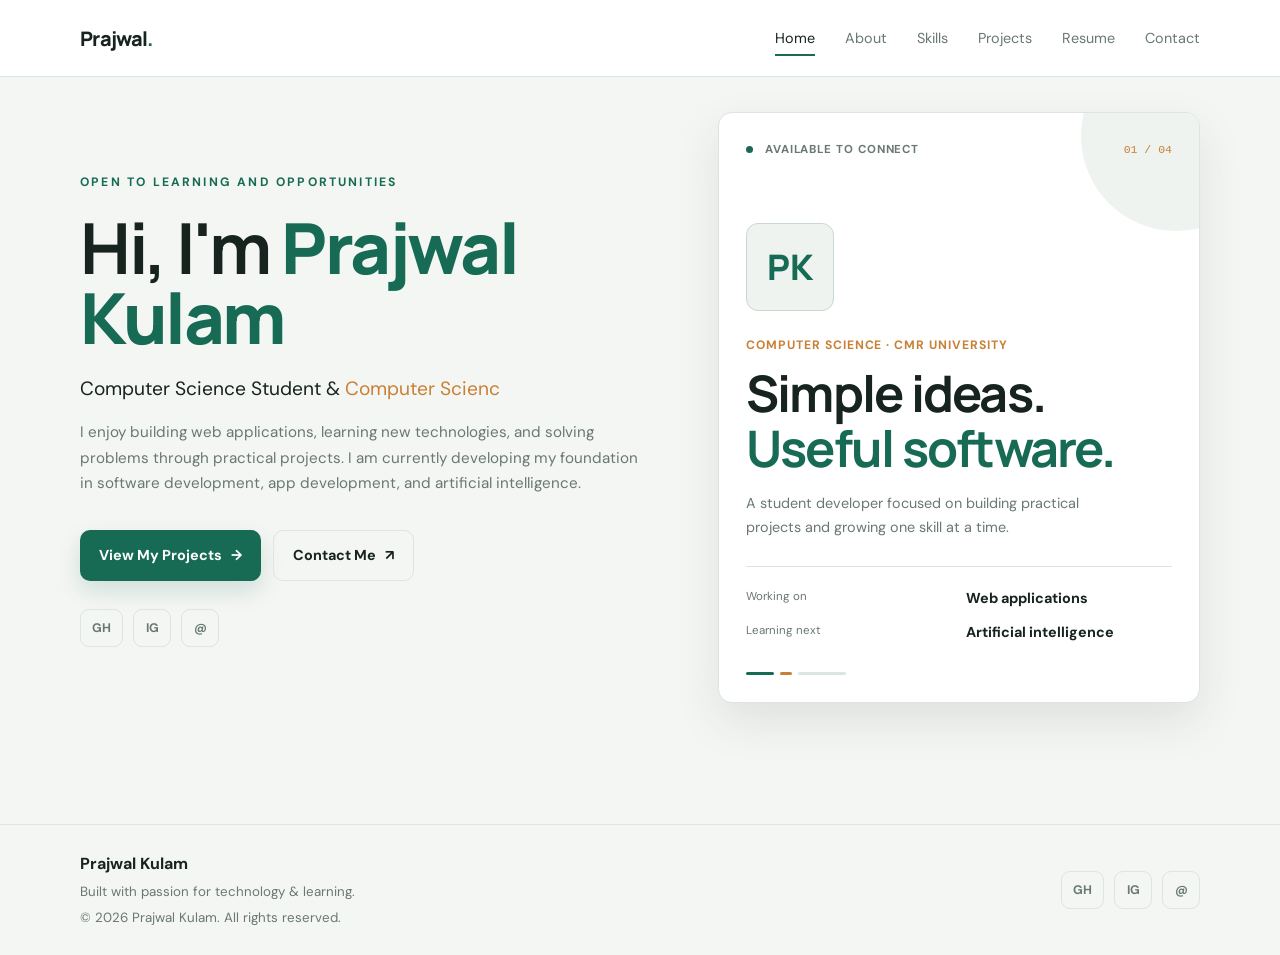
<file: index.html>
<!DOCTYPE html>
<html lang="en">
<head>
  <meta charset="UTF-8">
  <meta name="viewport" content="width=device-width, initial-scale=1.0">
  <meta name="description" content="Prajwal Kulam is a Computer Science student and aspiring software developer building practical web and technology projects.">
  <meta property="og:title" content="Prajwal Kulam | Software Developer Portfolio">
  <meta property="og:description" content="Portfolio of Prajwal Kulam, a Computer Science student and aspiring software developer.">
  <meta property="og:type" content="website">
  <meta property="og:url" content="https://github.com/PrajwalKulam">
  <title>Prajwal Kulam | Software Developer Portfolio</title>
  <link rel="stylesheet" href="styles.css">
</head>
<body>
  <header class="site-header">
    <nav class="container nav" aria-label="Primary navigation">
      <a class="logo" href="index.html">Prajwal<span>.</span></a>
      <button class="menu-toggle" type="button" data-menu-toggle aria-expanded="false" aria-controls="primary-menu" aria-label="Open navigation menu">☰</button>
      <ul class="nav-links" id="primary-menu" data-nav-links>
        <li><a href="index.html" aria-current="page">Home</a></li><li><a href="about.html">About</a></li><li><a href="skills.html">Skills</a></li><li><a href="projects.html">Projects</a></li><li><a href="resume.html">Resume</a></li><li><a href="contact.html">Contact</a></li>
      </ul>
    </nav>
  </header>

  <main>
    <section class="page-section hero active" data-page="home" id="home"><div class="container hero-grid">
      <div class="reveal"><span class="eyebrow">Open to learning and opportunities</span><h1>Hi, I'm <strong>Prajwal Kulam</strong></h1><p class="hero-subtitle">Computer Science Student &amp; <span class="typing" data-typing>Software Developer</span></p><p class="hero-copy">I enjoy building web applications, learning new technologies, and solving problems through practical projects. I am currently developing my foundation in software development, app development, and artificial intelligence.</p><div class="hero-actions"><a class="btn btn-primary" href="projects.html">View My Projects <span aria-hidden="true">→</span></a><a class="btn btn-ghost" href="contact.html">Contact Me <span aria-hidden="true">↗</span></a></div><div class="hero-socials" aria-label="Social links"><a class="social-link" href="https://github.com/PrajwalKulam" target="_blank" rel="noopener noreferrer" aria-label="GitHub">GH</a><a class="social-link" href="https://www.instagram.com/prajwal_kulam/" target="_blank" rel="noopener noreferrer" aria-label="Instagram">IG</a><a class="social-link" href="mailto:prajwalkulam31@gmail.com" aria-label="Email">@</a></div></div>
      <div class="hero-visual reveal"><div class="profile-snapshot"><div class="snapshot-top"><span class="snapshot-status"><i></i> Available to connect</span><span class="snapshot-index">01 / 04</span></div><div class="portrait-mark" aria-hidden="true">PK</div><p class="snapshot-kicker">Computer Science · CMR University</p><h2>Simple ideas.<br><em>Useful software.</em></h2><p class="snapshot-copy">A student developer focused on building practical projects and growing one skill at a time.</p><div class="snapshot-focus"><span>Working on</span><strong>Web applications</strong><span>Learning next</span><strong>Artificial intelligence</strong></div><div class="snapshot-line"><span></span><span></span><span></span></div></div></div>
    </div></section>

    <section class="stats-section optional-section" aria-label="Profile summary"><div class="container stats reveal"><div class="stat"><strong>3rd</strong><span>Year of B.Tech</span></div><div class="stat"><strong>10+</strong><span>Technologies exploring</span></div><div class="stat"><strong>3</strong><span>Core interests</span></div><div class="stat"><strong>∞</strong><span>Curiosity to learn</span></div></div></section>

    <section class="page-section" data-page="about" id="about"><div class="container"><div class="section-heading center reveal"><span class="eyebrow">About me</span><h2>More than just code.</h2><p>A curious developer who enjoys understanding how technology works and creating useful things with it.</p></div><div class="about-grid"><div class="about-copy reveal"><h3>Building. Learning. Exploring.</h3><p>I'm <strong>Prajwal Kulam</strong>, currently pursuing my <strong>B.Tech in Computer Science</strong> at CMR University, Lakeside Campus.</p><p>Programming is one of my biggest interests. I enjoy solving problems, experimenting with applications, and learning how different technologies work behind the scenes.</p><p>Recently, I have been especially interested in <strong>artificial intelligence</strong>, app development, and emerging technologies.</p><p>My goal is simple: keep learning, build useful things, and become a better developer every day.</p></div><div class="info-grid reveal"><article class="info-card card"><b>01</b><small>Education</small><strong>B.Tech Computer Science</strong></article><article class="info-card card"><b>02</b><small>University</small><strong>CMR University</strong></article><article class="info-card card"><b>03</b><small>Campus</small><strong>Lakeside Campus</strong></article><article class="info-card card"><b>04</b><small>Focus</small><strong>Software &amp; AI</strong></article></div></div></div></section>

    <section class="page-section" data-page="skills" id="skills"><div class="container"><div class="section-heading center reveal"><span class="eyebrow">Skills</span><h2>What I'm learning</h2><p>Technologies and areas already represented in my current work and interests. No inflated proficiency scores, just an honest learning path.</p></div><div class="skills-layout"><article class="skill-card card reveal"><h3>Frontend</h3><ul class="skill-list"><li>HTML</li><li>CSS</li><li>JavaScript</li></ul></article><article class="skill-card card reveal"><h3>Programming</h3><ul class="skill-list"><li>Python</li><li>Java</li><li>C</li></ul></article><article class="skill-card card reveal"><h3>Data &amp; AI</h3><ul class="skill-list"><li>SQL</li><li>Artificial Intelligence</li><li>Machine Learning</li></ul></article><article class="skill-card card reveal"><h3>Tools &amp; interests</h3><ul class="skill-list"><li>Git</li><li>App Development</li><li>Research</li></ul></article></div></div></section>

    <section class="page-section" data-page="projects" id="projects"><div class="container"><div class="section-heading center reveal"><span class="eyebrow">Selected work</span><h2>Things I'm building</h2><p>A growing collection of projects, experiments, and ideas that represent my interests.</p></div><div class="projects-grid">
      <article class="project-card card reveal"><div class="project-thumb app" role="img" aria-label="Abstract aptitude preparation application thumbnail"></div><div class="project-body"><span class="project-number">PROJECT_01</span><h3>APTITUDE PREP APP</h3><p>An aptitude preparation application designed to help users practice and improve their aptitude skills through an interactive learning experience.</p><div class="tags"><span class="tag">Web App</span><span class="tag">JavaScript</span><span class="tag">Learning</span></div><div class="project-actions"><a class="btn btn-primary" href="https://github.com/PrajwalKulam/aptitude-prep-app" target="_blank" rel="noopener noreferrer">GitHub</a><a class="btn btn-ghost" href="contact.html" aria-label="Ask about the live demo for Aptitude Prep App">Live Demo</a></div></div></article>
      <article class="project-card card reveal"><div class="project-thumb concept" role="img" aria-label="Abstract artificial intelligence project thumbnail"></div><div class="project-body"><span class="project-number">PROJECT_02</span><h3>AI Assistant</h3><p>A concept for an intelligent assistant that can understand requests and provide useful AI-powered responses.</p><div class="tags"><span class="tag">AI</span><span class="tag">Python</span></div><div class="project-actions"><a class="btn btn-ghost" href="contact.html">Project details</a></div></div></article>
      <article class="project-card card reveal"><div class="project-thumb" role="img" aria-label="Abstract portfolio website thumbnail"></div><div class="project-body"><span class="project-number">PROJECT_03</span><h3>Developer Portfolio</h3><p>A responsive personal portfolio designed to showcase my skills, projects, education, and journey as a developer.</p><div class="tags"><span class="tag">HTML</span><span class="tag">CSS</span><span class="tag">JavaScript</span></div><div class="project-actions"><a class="btn btn-ghost" href="index.html">View site</a></div></div></article>
      <article class="project-card card reveal"><div class="project-thumb concept" role="img" aria-label="Abstract research project thumbnail"></div><div class="project-body"><span class="project-number">PROJECT_04</span><h3>AI Research Project</h3><p>Exploring how artificial intelligence can solve practical problems and improve everyday applications.</p><div class="tags"><span class="tag">Research</span><span class="tag">AI</span></div></div></article>
      <article class="project-card card reveal"><div class="project-thumb app" role="img" aria-label="Abstract gaming concept thumbnail"></div><div class="project-body"><span class="project-number">PROJECT_05</span><h3>Gaming Concept</h3><p>Exploring ideas around gaming applications, interactive experiences, and the technology behind modern games.</p><div class="tags"><span class="tag">Gaming</span><span class="tag">Technology</span></div></div></article>
      <article class="project-card card reveal"><div class="project-thumb" role="img" aria-label="Abstract future ideas thumbnail"></div><div class="project-body"><span class="project-number">PROJECT_06</span><h3>Future Ideas</h3><p>A space for new ideas and experiments. Every interesting idea could become the next project.</p><div class="tags"><span class="tag">Ideas</span><span class="tag">Innovation</span></div></div></article>
    </div></div></section>

    <section class="page-section" data-page="resume" id="resume"><div class="container"><div class="resume-panel card reveal"><div><span class="eyebrow">Resume</span><h2>Keep the conversation moving.</h2><p id="resume-note">Resume PDF coming soon. Place the real file at <strong>assets/Prajwal-Kulam-Resume.pdf</strong> when it is ready.</p></div><div class="resume-actions"><button class="btn btn-primary btn-disabled" type="button" disabled aria-describedby="resume-note">Download Resume</button><button class="btn btn-ghost btn-disabled" type="button" disabled aria-describedby="resume-note">View Resume</button></div></div></div></section>

    <section class="optional-section" id="education"><div class="container"><div class="section-heading center reveal"><span class="eyebrow">My journey</span><h2>Education</h2><p>Where my journey in technology is taking shape.</p></div><div class="timeline"><div class="timeline-item reveal"><div class="timeline-dot"></div><div class="timeline-card card"><small>CURRENT</small><h3>B.Tech — Computer Science</h3><p>CMR University, Lakeside Campus</p><p>Currently in 3rd year, building my foundation in computer science, programming, and emerging technologies.</p></div></div><div class="timeline-item reveal"><div class="timeline-dot"></div><div class="timeline-card card"><small>JOURNEY</small><h3>Exploring Technology</h3><p>Programming · Web Development · App Development · Artificial Intelligence</p><p>Continuously learning through experimentation, projects, and research.</p></div></div></div></div></section>

    <section class="optional-section"><div class="container"><div class="section-heading center reveal"><span class="eyebrow">Right now</span><h2>Currently exploring</h2><p>Technology never stops evolving, and neither do I.</p></div><div class="explore"><article class="explore-card card reveal"><div class="icon">AI</div><h3>Artificial Intelligence</h3><p>Learning about intelligent systems, automation, and the possibilities of generative AI.</p></article><article class="explore-card card reveal"><div class="icon">APP</div><h3>App Development</h3><p>Exploring how modern applications are designed, developed, and delivered to users.</p></article><article class="explore-card card reveal"><div class="icon">LAB</div><h3>New Technologies</h3><p>Researching tools, frameworks, and technologies whenever something interesting catches my attention.</p></article></div></div></section>

    <section class="optional-section" id="hobbies"><div class="container"><div class="section-heading center reveal"><span class="eyebrow">Beyond coding</span><h2>When I'm not coding</h2><p>A developer needs some time away from the keyboard too.</p></div><div class="hobbies"><article class="hobby card reveal"><div class="icon">PLAY</div><h3>Free Fire</h3><p>Gaming is one of my favourite ways to relax and enjoy some competitive fun.</p></article><article class="hobby card reveal"><div class="icon">READ</div><h3>Research</h3><p>I enjoy researching new ideas, technologies, and interesting things I discover.</p></article><article class="hobby card reveal"><div class="icon">GROW</div><h3>Learning</h3><p>Learning something new and improving my technical knowledge is always exciting.</p></article></div></div></section>

    <section class="page-section" data-page="contact" id="contact"><div class="container contact-grid"><div class="contact-details reveal"><span class="eyebrow">Let's connect</span><h2>Have an idea? Let's build it.</h2><p>Whether it is a project idea, collaboration, technology discussion, or simply saying hello, I would love to connect.</p><ul class="contact-list"><li><strong>Email</strong> <a href="mailto:prajwalkulam31@gmail.com">prajwalkulam31@gmail.com</a></li><li><strong>Phone</strong> <a href="tel:+919535101764">+91 9535101764</a></li><li><strong>GitHub</strong> <a href="https://github.com/PrajwalKulam" target="_blank" rel="noopener noreferrer">github.com/PrajwalKulam</a></li><li><strong>Instagram</strong> <a href="https://www.instagram.com/prajwal_kulam/" target="_blank" rel="noopener noreferrer">@prajwal_kulam</a></li></ul></div><form class="contact-form card reveal" data-contact-form><div class="form-field"><label for="name">Name</label><input id="name" name="name" type="text" autocomplete="name" required></div><div class="form-field"><label for="email">Email</label><input id="email" name="email" type="email" autocomplete="email" required></div><div class="form-field"><label for="message">Message</label><textarea id="message" name="message" required></textarea></div><button class="btn btn-primary" type="submit">Send Message <span aria-hidden="true">→</span></button><p class="form-status" data-form-status role="status"></p></form></div></section>
  </main>

  <footer><div class="container footer-content"><div><strong>Prajwal Kulam</strong><small>Built with passion for technology &amp; learning.</small><small>© <span data-year></span> Prajwal Kulam. All rights reserved.</small></div><div class="socials"><a class="social-link" href="https://github.com/PrajwalKulam" target="_blank" rel="noopener noreferrer" aria-label="GitHub">GH</a><a class="social-link" href="https://www.instagram.com/prajwal_kulam/" target="_blank" rel="noopener noreferrer" aria-label="Instagram">IG</a><a class="social-link" href="mailto:prajwalkulam31@gmail.com" aria-label="Email">@</a></div></div></footer>
  <script src="script.js"></script>
</body>
</html>
</file>
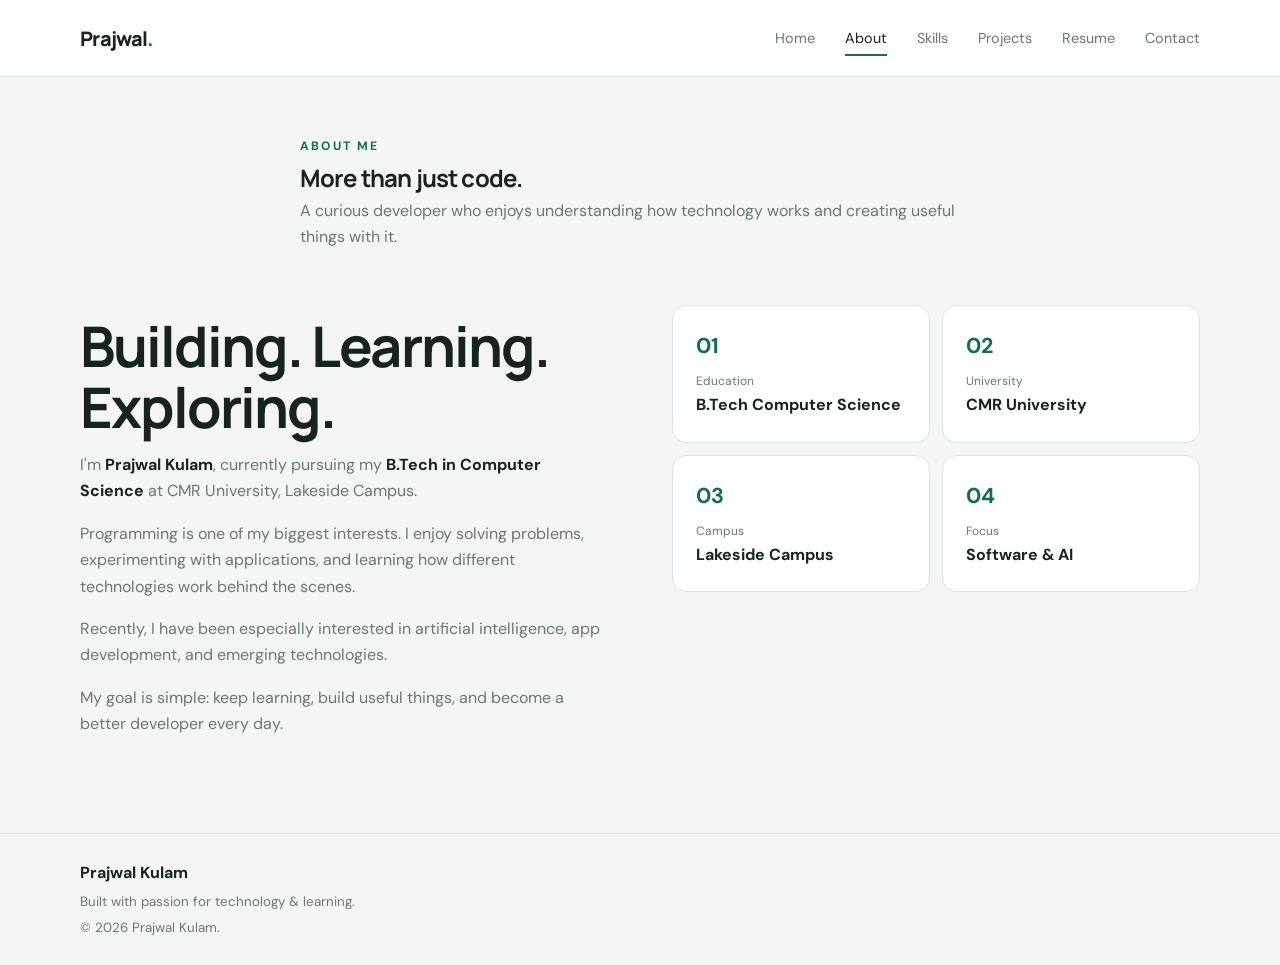
<file: about.html>
<!DOCTYPE html>
<html lang="en"><head><meta charset="UTF-8"><meta name="viewport" content="width=device-width, initial-scale=1.0"><meta name="description" content="About Prajwal Kulam, a Computer Science student and aspiring software developer."><title>About | Prajwal Kulam</title><link rel="stylesheet" href="styles.css"></head><body>
<header class="site-header"><nav class="container nav" aria-label="Primary navigation"><a class="logo" href="index.html">Prajwal<span>.</span></a><button class="menu-toggle" type="button" data-menu-toggle aria-expanded="false" aria-controls="primary-menu" aria-label="Open navigation menu">☰</button><ul class="nav-links" id="primary-menu" data-nav-links><li><a href="index.html">Home</a></li><li><a href="about.html">About</a></li><li><a href="skills.html">Skills</a></li><li><a href="projects.html">Projects</a></li><li><a href="resume.html">Resume</a></li><li><a href="contact.html">Contact</a></li></ul></nav></header>
<main><section class="page-shell"><div class="container"><div class="section-heading"><span class="eyebrow">About me</span><h1>More than just code.</h1><p>A curious developer who enjoys understanding how technology works and creating useful things with it.</p></div><div class="about-grid"><div class="about-copy"><h2>Building. Learning. Exploring.</h2><p>I'm <strong>Prajwal Kulam</strong>, currently pursuing my <strong>B.Tech in Computer Science</strong> at CMR University, Lakeside Campus.</p><p>Programming is one of my biggest interests. I enjoy solving problems, experimenting with applications, and learning how different technologies work behind the scenes.</p><p>Recently, I have been especially interested in artificial intelligence, app development, and emerging technologies.</p><p>My goal is simple: keep learning, build useful things, and become a better developer every day.</p></div><div class="info-grid"><article class="info-card card"><b>01</b><small>Education</small><strong>B.Tech Computer Science</strong></article><article class="info-card card"><b>02</b><small>University</small><strong>CMR University</strong></article><article class="info-card card"><b>03</b><small>Campus</small><strong>Lakeside Campus</strong></article><article class="info-card card"><b>04</b><small>Focus</small><strong>Software &amp; AI</strong></article></div></div></div></section></main>
<footer><div class="container footer-content"><div><strong>Prajwal Kulam</strong><small>Built with passion for technology &amp; learning.</small><small>© <span data-year></span> Prajwal Kulam.</small></div></div></footer><script src="script.js"></script></body></html>
</file>
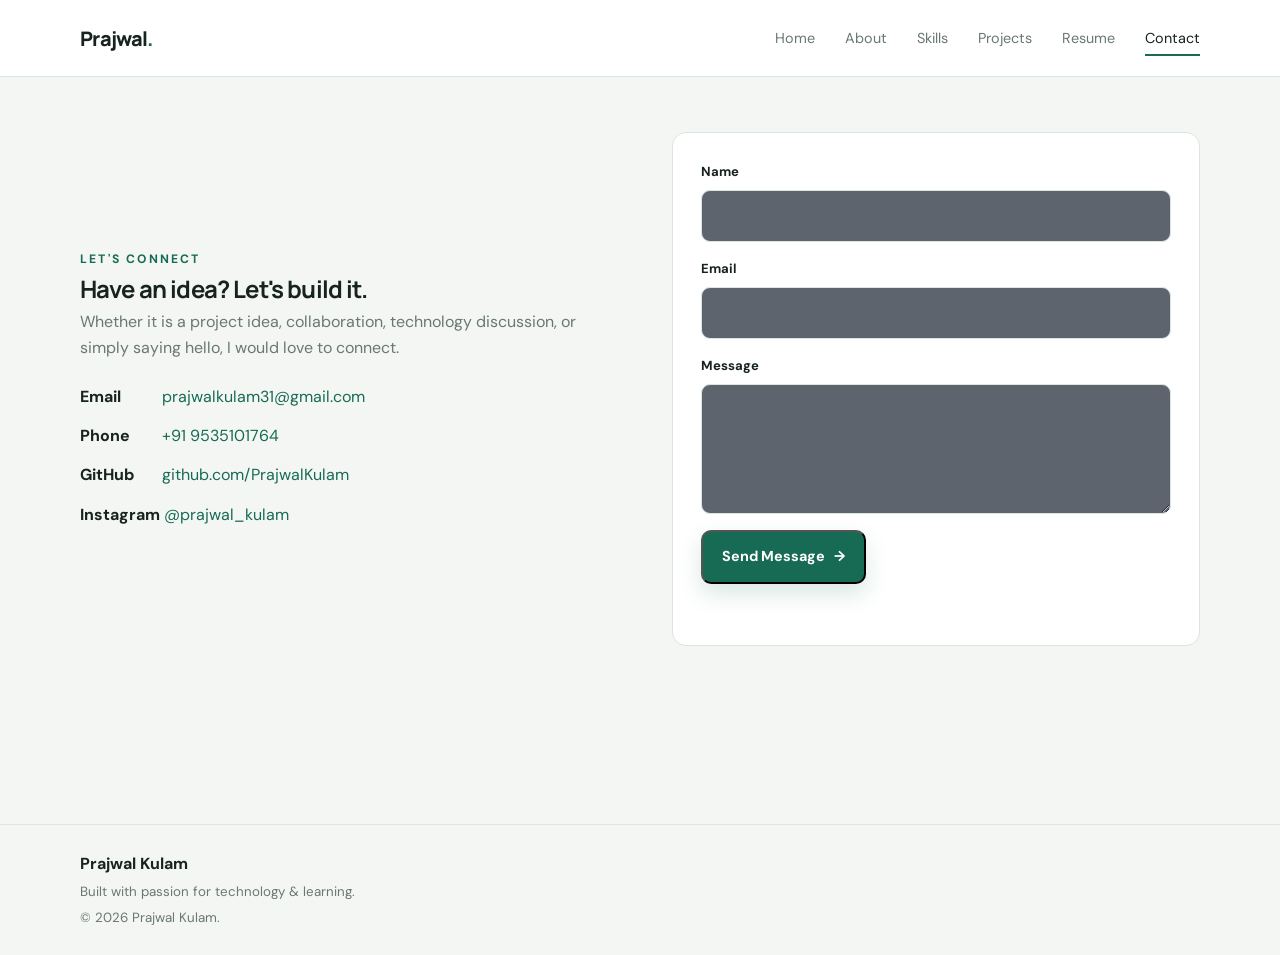
<file: contact.html>
<!DOCTYPE html>
<html lang="en"><head><meta charset="UTF-8"><meta name="viewport" content="width=device-width, initial-scale=1.0"><meta name="description" content="Contact Prajwal Kulam for project ideas, collaboration, and technology conversations."><title>Contact | Prajwal Kulam</title><link rel="stylesheet" href="styles.css"></head><body>
<header class="site-header"><nav class="container nav" aria-label="Primary navigation"><a class="logo" href="index.html">Prajwal<span>.</span></a><button class="menu-toggle" type="button" data-menu-toggle aria-expanded="false" aria-controls="primary-menu" aria-label="Open navigation menu">☰</button><ul class="nav-links" id="primary-menu" data-nav-links><li><a href="index.html">Home</a></li><li><a href="about.html">About</a></li><li><a href="skills.html">Skills</a></li><li><a href="projects.html">Projects</a></li><li><a href="resume.html">Resume</a></li><li><a href="contact.html">Contact</a></li></ul></nav></header>
<main><section class="page-shell"><div class="container contact-grid"><div class="contact-details"><span class="eyebrow">Let's connect</span><h1>Have an idea? Let's build it.</h1><p>Whether it is a project idea, collaboration, technology discussion, or simply saying hello, I would love to connect.</p><ul class="contact-list"><li><strong>Email</strong> <a href="mailto:prajwalkulam31@gmail.com">prajwalkulam31@gmail.com</a></li><li><strong>Phone</strong> <a href="tel:+919535101764">+91 9535101764</a></li><li><strong>GitHub</strong> <a href="https://github.com/PrajwalKulam" target="_blank" rel="noopener noreferrer">github.com/PrajwalKulam</a></li><li><strong>Instagram</strong> <a href="https://www.instagram.com/prajwal_kulam/" target="_blank" rel="noopener noreferrer">@prajwal_kulam</a></li></ul></div><form class="contact-form card" data-contact-form><div class="form-field"><label for="name">Name</label><input id="name" name="name" type="text" autocomplete="name" required></div><div class="form-field"><label for="email">Email</label><input id="email" name="email" type="email" autocomplete="email" required></div><div class="form-field"><label for="message">Message</label><textarea id="message" name="message" required></textarea></div><button class="btn btn-primary" type="submit">Send Message <span aria-hidden="true">→</span></button><p class="form-status" data-form-status role="status"></p></form></div></section></main>
<footer><div class="container footer-content"><div><strong>Prajwal Kulam</strong><small>Built with passion for technology &amp; learning.</small><small>© <span data-year></span> Prajwal Kulam.</small></div></div></footer><script src="script.js"></script></body></html>
</file>
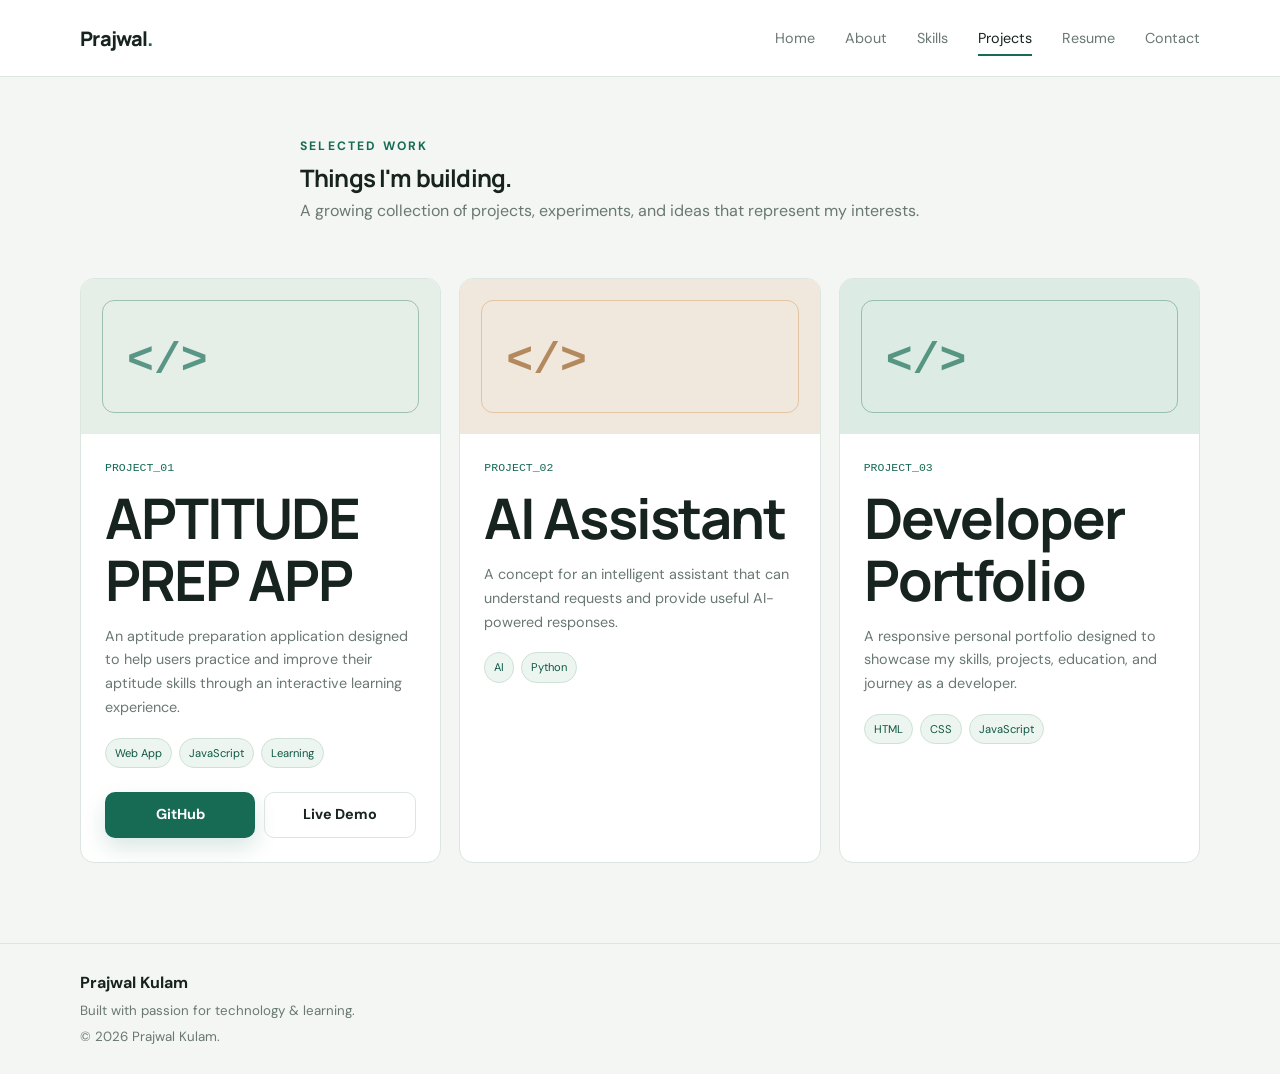
<file: projects.html>
<!DOCTYPE html>
<html lang="en"><head><meta charset="UTF-8"><meta name="viewport" content="width=device-width, initial-scale=1.0"><meta name="description" content="Projects built and explored by Prajwal Kulam."><title>Projects | Prajwal Kulam</title><link rel="stylesheet" href="styles.css"></head><body>
<header class="site-header"><nav class="container nav" aria-label="Primary navigation"><a class="logo" href="index.html">Prajwal<span>.</span></a><button class="menu-toggle" type="button" data-menu-toggle aria-expanded="false" aria-controls="primary-menu" aria-label="Open navigation menu">☰</button><ul class="nav-links" id="primary-menu" data-nav-links><li><a href="index.html">Home</a></li><li><a href="about.html">About</a></li><li><a href="skills.html">Skills</a></li><li><a href="projects.html">Projects</a></li><li><a href="resume.html">Resume</a></li><li><a href="contact.html">Contact</a></li></ul></nav></header>
<main><section class="page-shell"><div class="container"><div class="section-heading"><span class="eyebrow">Selected work</span><h1>Things I'm building.</h1><p>A growing collection of projects, experiments, and ideas that represent my interests.</p></div><div class="projects-grid"><article class="project-card card"><div class="project-thumb app" role="img" aria-label="Aptitude preparation app thumbnail"></div><div class="project-body"><span class="project-number">PROJECT_01</span><h2>APTITUDE PREP APP</h2><p>An aptitude preparation application designed to help users practice and improve their aptitude skills through an interactive learning experience.</p><div class="tags"><span class="tag">Web App</span><span class="tag">JavaScript</span><span class="tag">Learning</span></div><div class="project-actions"><a class="btn btn-primary" href="https://github.com/PrajwalKulam/aptitude-prep-app" target="_blank" rel="noopener noreferrer">GitHub</a><a class="btn btn-ghost" href="contact.html">Live Demo</a></div></div></article><article class="project-card card"><div class="project-thumb concept" role="img" aria-label="AI assistant project thumbnail"></div><div class="project-body"><span class="project-number">PROJECT_02</span><h2>AI Assistant</h2><p>A concept for an intelligent assistant that can understand requests and provide useful AI-powered responses.</p><div class="tags"><span class="tag">AI</span><span class="tag">Python</span></div></div></article><article class="project-card card"><div class="project-thumb" role="img" aria-label="Developer portfolio thumbnail"></div><div class="project-body"><span class="project-number">PROJECT_03</span><h2>Developer Portfolio</h2><p>A responsive personal portfolio designed to showcase my skills, projects, education, and journey as a developer.</p><div class="tags"><span class="tag">HTML</span><span class="tag">CSS</span><span class="tag">JavaScript</span></div></div></article></div></div></section></main>
<footer><div class="container footer-content"><div><strong>Prajwal Kulam</strong><small>Built with passion for technology &amp; learning.</small><small>© <span data-year></span> Prajwal Kulam.</small></div></div></footer><script src="script.js"></script></body></html>
</file>
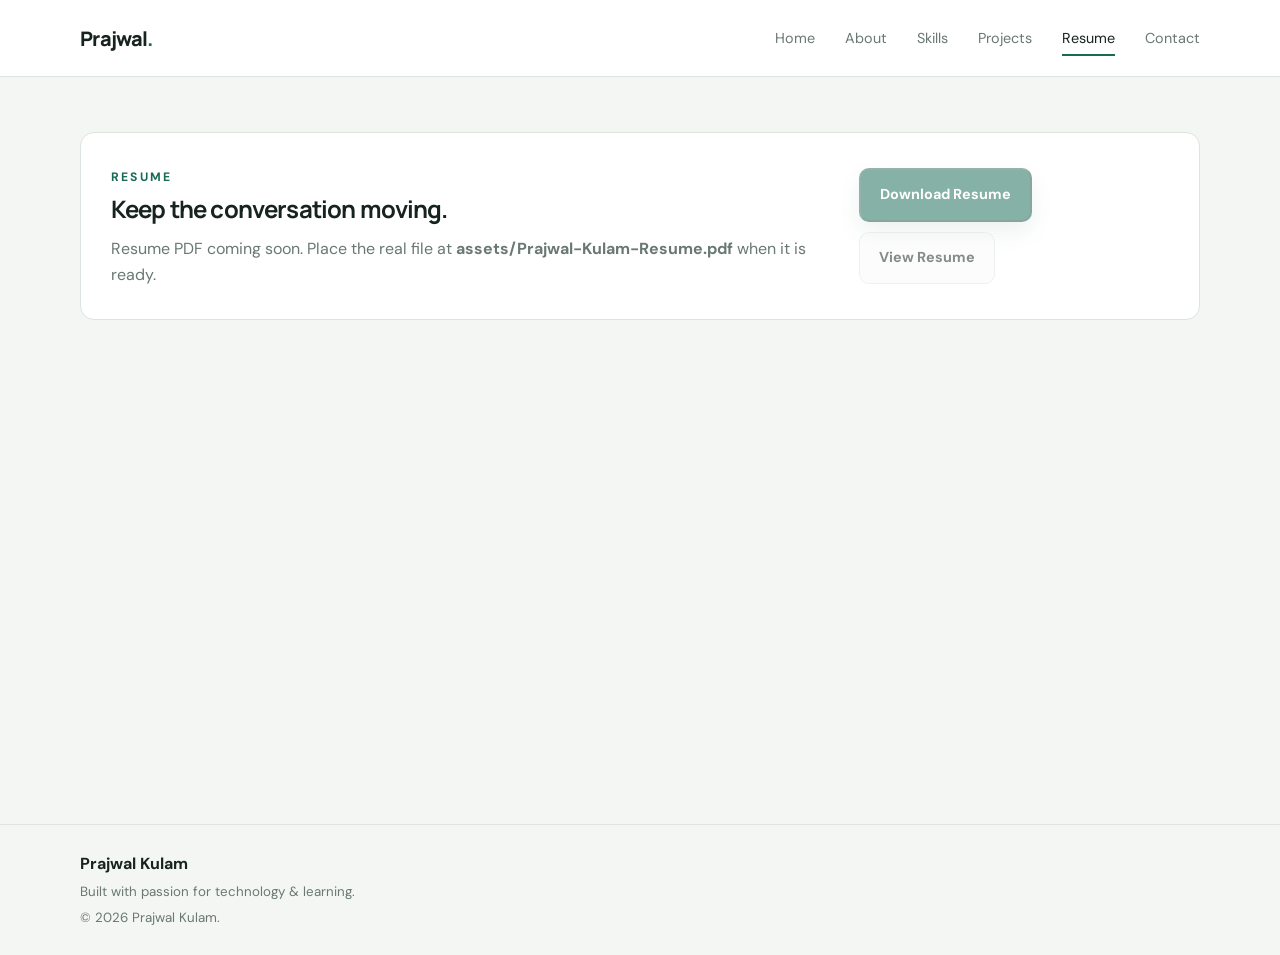
<file: resume.html>
<!DOCTYPE html>
<html lang="en"><head><meta charset="UTF-8"><meta name="viewport" content="width=device-width, initial-scale=1.0"><meta name="description" content="Resume information for Prajwal Kulam."><title>Resume | Prajwal Kulam</title><link rel="stylesheet" href="styles.css"></head><body>
<header class="site-header"><nav class="container nav" aria-label="Primary navigation"><a class="logo" href="index.html">Prajwal<span>.</span></a><button class="menu-toggle" type="button" data-menu-toggle aria-expanded="false" aria-controls="primary-menu" aria-label="Open navigation menu">☰</button><ul class="nav-links" id="primary-menu" data-nav-links><li><a href="index.html">Home</a></li><li><a href="about.html">About</a></li><li><a href="skills.html">Skills</a></li><li><a href="projects.html">Projects</a></li><li><a href="resume.html">Resume</a></li><li><a href="contact.html">Contact</a></li></ul></nav></header>
<main><section class="page-shell"><div class="container"><div class="resume-panel card"><div><span class="eyebrow">Resume</span><h1>Keep the conversation moving.</h1><p id="resume-note">Resume PDF coming soon. Place the real file at <strong>assets/Prajwal-Kulam-Resume.pdf</strong> when it is ready.</p></div><div class="resume-actions"><button class="btn btn-primary btn-disabled" type="button" disabled aria-describedby="resume-note">Download Resume</button><button class="btn btn-ghost btn-disabled" type="button" disabled aria-describedby="resume-note">View Resume</button></div></div></div></section></main>
<footer><div class="container footer-content"><div><strong>Prajwal Kulam</strong><small>Built with passion for technology &amp; learning.</small><small>© <span data-year></span> Prajwal Kulam.</small></div></div></footer><script src="script.js"></script></body></html>
</file>
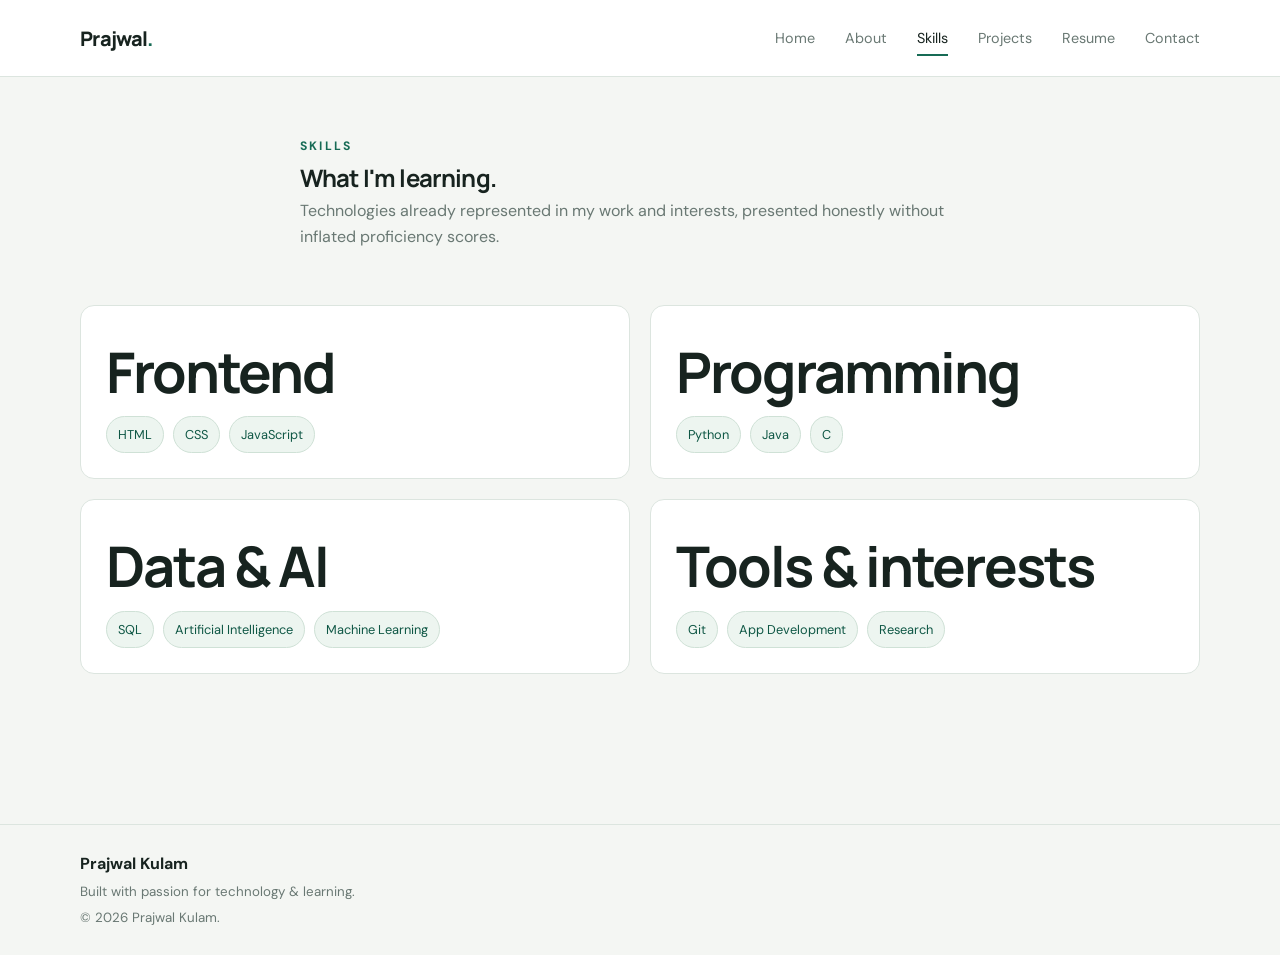
<file: skills.html>
<!DOCTYPE html>
<html lang="en"><head><meta charset="UTF-8"><meta name="viewport" content="width=device-width, initial-scale=1.0"><meta name="description" content="Technical skills and current learning areas of Prajwal Kulam."><title>Skills | Prajwal Kulam</title><link rel="stylesheet" href="styles.css"></head><body>
<header class="site-header"><nav class="container nav" aria-label="Primary navigation"><a class="logo" href="index.html">Prajwal<span>.</span></a><button class="menu-toggle" type="button" data-menu-toggle aria-expanded="false" aria-controls="primary-menu" aria-label="Open navigation menu">☰</button><ul class="nav-links" id="primary-menu" data-nav-links><li><a href="index.html">Home</a></li><li><a href="about.html">About</a></li><li><a href="skills.html">Skills</a></li><li><a href="projects.html">Projects</a></li><li><a href="resume.html">Resume</a></li><li><a href="contact.html">Contact</a></li></ul></nav></header>
<main><section class="page-shell"><div class="container"><div class="section-heading"><span class="eyebrow">Skills</span><h1>What I'm learning.</h1><p>Technologies already represented in my work and interests, presented honestly without inflated proficiency scores.</p></div><div class="skills-layout"><article class="skill-card card"><h2>Frontend</h2><ul class="skill-list"><li>HTML</li><li>CSS</li><li>JavaScript</li></ul></article><article class="skill-card card"><h2>Programming</h2><ul class="skill-list"><li>Python</li><li>Java</li><li>C</li></ul></article><article class="skill-card card"><h2>Data &amp; AI</h2><ul class="skill-list"><li>SQL</li><li>Artificial Intelligence</li><li>Machine Learning</li></ul></article><article class="skill-card card"><h2>Tools &amp; interests</h2><ul class="skill-list"><li>Git</li><li>App Development</li><li>Research</li></ul></article></div></div></section></main>
<footer><div class="container footer-content"><div><strong>Prajwal Kulam</strong><small>Built with passion for technology &amp; learning.</small><small>© <span data-year></span> Prajwal Kulam.</small></div></div></footer><script src="script.js"></script></body></html>
</file>
<file: styles.css>
@import url('https://fonts.googleapis.com/css2?family=DM+Sans:wght@400;500;600;700&family=Manrope:wght@600;700;800&display=swap');

:root {
  --bg: #f4f6f3;
  --surface: #ffffff;
  --surface-raised: #eef3ef;
  --text: #17231f;
  --muted: #697873;
  --line: #dce5df;
  --accent: #176b55;
  --accent-strong: #0f5745;
  --warm: #c98036;
  --shadow: 0 18px 45px rgba(28, 48, 39, .10);
  --radius: 14px;
  --container: 1120px;
}

* { box-sizing: border-box; margin: 0; padding: 0; }
html { scroll-behavior: smooth; }
body {
  background: var(--bg);
  color: var(--text);
  font-family: "DM Sans", sans-serif;
  line-height: 1.65;
  overflow-x: hidden;
}
::selection { background: #c9e2d8; color: var(--text); }
a { color: inherit; text-decoration: none; }
button, input, textarea { font: inherit; }
button { cursor: pointer; }
.container { margin: 0 auto; max-width: var(--container); width: min(90%, var(--container)); }
section { padding: 112px 0; position: relative; }
.optional-section { display: none; }
.page-section { display: none; min-height: calc(100svh - 76px); }
.page-section.active { display: block; }
.section-heading { margin: 0 auto 54px; max-width: 680px; }
.section-heading.center { text-align: center; }
.eyebrow { color: var(--accent); font-size: .76rem; font-weight: 700; letter-spacing: .18em; text-transform: uppercase; }
h1, h2, h3, .logo { font-family: "Manrope", sans-serif; letter-spacing: -.035em; }
h2 { font-size: clamp(2.1rem, 5vw, 3.5rem); line-height: 1.1; margin: 10px 0 14px; }
h3 { line-height: 1.2; }
.section-heading p, .muted { color: var(--muted); }

.site-header { background: rgba(255, 255, 255, .94); border-bottom: 1px solid var(--line); backdrop-filter: blur(12px); position: fixed; top: 0; width: 100%; z-index: 10; }
.nav { align-items: center; display: flex; height: 76px; justify-content: space-between; }
.logo { font-size: 1.25rem; font-weight: 800; }
.logo span { color: var(--accent); }
.nav-links { align-items: center; display: flex; gap: 30px; list-style: none; }
.nav-links a { color: var(--muted); font-size: .9rem; position: relative; transition: color .25s ease; }
.nav-links a::after { background: var(--accent); bottom: -9px; content: ""; height: 2px; left: 0; position: absolute; transform: scaleX(0); transform-origin: left; transition: transform .25s ease; width: 100%; }
.nav-links a:hover, .nav-links a.active { color: var(--text); }
.nav-links a:hover::after, .nav-links a.active::after { transform: scaleX(1); }
.menu-toggle { background: none; border: 0; color: var(--text); display: none; font-size: 1.5rem; line-height: 1; padding: 8px; }

.hero { align-items: center; display: flex; min-height: calc(100svh - 76px); padding: 112px 0 44px; }
.hero-grid { align-items: center; display: grid; gap: 72px; grid-template-columns: 1.08fr .92fr; }
.hero h1 { font-size: clamp(3.2rem, 7vw, 6rem); line-height: .98; margin: 18px 0 24px; max-width: 720px; }
.hero h1 strong { color: var(--accent); font-weight: 800; }
.hero-subtitle { color: var(--text); font-size: clamp(1.15rem, 2.5vw, 1.45rem); margin-bottom: 20px; }
.typing { color: var(--warm); }
.hero-copy { color: var(--muted); font-size: 1.04rem; max-width: 650px; }
.hero-actions { display: flex; flex-wrap: wrap; gap: 12px; margin: 34px 0 28px; }
.btn { align-items: center; border-radius: 10px; display: inline-flex; font-size: .9rem; font-weight: 700; gap: 9px; justify-content: center; padding: 13px 19px; transition: transform .25s ease, box-shadow .25s ease, border-color .25s ease; }
.btn:hover { transform: translateY(-3px); }
.btn-disabled { cursor: not-allowed; opacity: .52; pointer-events: none; }
.btn-primary { background: var(--accent); box-shadow: 0 10px 22px rgba(23, 107, 85, .16); color: #ffffff; }
.btn-primary:hover { box-shadow: 0 14px 26px rgba(23, 107, 85, .22); }
.btn-ghost { border: 1px solid var(--line); color: var(--text); }
.btn-ghost:hover { border-color: var(--accent); color: var(--accent); }
.hero-socials, .socials { display: flex; gap: 10px; }
.social-link { align-items: center; border: 1px solid var(--line); border-radius: 9px; color: var(--muted); display: inline-flex; font-size: .78rem; font-weight: 700; justify-content: center; min-height: 38px; min-width: 38px; padding: 0 11px; transition: .25s ease; }
.social-link:hover { border-color: var(--accent); color: var(--accent); transform: translateY(-2px); }
.hero-visual { position: relative; }
.profile-snapshot { background: linear-gradient(145deg, rgba(16, 36, 58, .96), rgba(12, 26, 43, .78)); border: 1px solid var(--line); border-radius: 24px; box-shadow: var(--shadow); overflow: hidden; padding: 27px; position: relative; }
.profile-snapshot::after { border: 1px solid rgba(110, 231, 210, .16); border-radius: 50%; content: ""; height: 250px; position: absolute; right: -92px; top: -95px; width: 250px; }
.snapshot-top { align-items: center; display: flex; justify-content: space-between; position: relative; z-index: 1; }
.snapshot-status { color: var(--muted); font-size: .72rem; font-weight: 700; letter-spacing: .08em; text-transform: uppercase; }.snapshot-status i { background: var(--accent); border-radius: 50%; box-shadow: 0 0 0 5px rgba(110, 231, 210, .11); display: inline-block; height: 7px; margin-right: 8px; width: 7px; }.snapshot-index { color: var(--warm); font-family: monospace; font-size: .72rem; }
.portrait-mark { align-items: center; background: var(--accent); border-radius: 50%; color: var(--bg); display: flex; font-family: "Manrope", sans-serif; font-size: 2.2rem; font-weight: 800; height: 100px; justify-content: center; margin: 64px 0 24px; position: relative; width: 100px; z-index: 1; }
.snapshot-kicker { color: var(--warm); font-size: .76rem; font-weight: 700; letter-spacing: .08em; text-transform: uppercase; }.profile-snapshot h2 { font-size: clamp(2rem, 4vw, 3.15rem); margin: 10px 0 16px; position: relative; z-index: 1; }.profile-snapshot h2 em { color: var(--accent); font-style: normal; }.snapshot-copy { color: var(--muted); font-size: .9rem; max-width: 370px; position: relative; z-index: 1; }.snapshot-focus { border-top: 1px solid var(--line); display: grid; gap: 3px 14px; grid-template-columns: 1fr 1fr; margin-top: 27px; padding-top: 20px; position: relative; z-index: 1; }.snapshot-focus span { color: var(--muted); font-size: .72rem; }.snapshot-focus strong { font-size: .9rem; margin-bottom: 7px; }.snapshot-line { display: flex; gap: 6px; margin-top: 20px; }.snapshot-line span { background: var(--accent); border-radius: 9px; height: 3px; width: 28px; }.snapshot-line span:nth-child(2) { background: var(--warm); width: 12px; }.snapshot-line span:nth-child(3) { background: var(--line); width: 48px; }
.code-window { background: rgba(12, 26, 43, .82); border: 1px solid var(--line); border-radius: var(--radius); box-shadow: var(--shadow); overflow: hidden; transform: rotate(2deg); transition: transform .35s ease; }
.code-window:hover { transform: rotate(0) translateY(-5px); }
.window-bar { align-items: center; border-bottom: 1px solid var(--line); display: flex; gap: 7px; padding: 14px 16px; }
.window-dot { border-radius: 50%; height: 9px; width: 9px; }
.window-dot:nth-child(1) { background: #ff786e; }.window-dot:nth-child(2) { background: var(--warm); }.window-dot:nth-child(3) { background: var(--accent); }
.window-title { color: var(--muted); font-family: monospace; font-size: .72rem; margin: auto; }
.code-content { color: #c9d7e5; font-family: monospace; font-size: .82rem; line-height: 2; padding: 26px; }
.code-content .key { color: #ffbf69; }.code-content .value { color: #8debd8; }.code-content .comment { color: #657c91; }

.stats { display: grid; gap: 12px; grid-template-columns: repeat(4, 1fr); }
.stat, .card { background: linear-gradient(145deg, rgba(16, 36, 58, .9), rgba(12, 26, 43, .7)); border: 1px solid var(--line); border-radius: var(--radius); }
.stat { padding: 25px 18px; text-align: center; }.stat strong { color: var(--accent); display: block; font-family: "Manrope", sans-serif; font-size: 1.75rem; }.stat span { color: var(--muted); font-size: .82rem; }
#about, #projects { background: rgba(255, 255, 255, .018); }
.about-grid, .contact-grid { align-items: start; display: grid; gap: 64px; grid-template-columns: 1fr 1fr; }
.about-copy p { color: var(--muted); margin-bottom: 16px; }.about-copy strong { color: var(--text); }
.info-grid { display: grid; gap: 12px; grid-template-columns: repeat(2, 1fr); }
.info-card { min-height: 136px; padding: 23px; transition: transform .25s ease, border-color .25s ease; }.info-card:hover, .skill-card:hover, .project-card:hover, .explore-card:hover, .hobby:hover { border-color: rgba(110, 231, 210, .48); transform: translateY(-5px); }.info-card b { color: var(--accent); display: block; font-size: 1.35rem; margin-bottom: 8px; }.info-card small { color: var(--muted); display: block; font-size: .75rem; }
.skills-layout { display: grid; gap: 20px; grid-template-columns: repeat(2, 1fr); }.skill-card { padding: 25px; transition: transform .25s ease, border-color .25s ease; }.skill-card h3 { margin-bottom: 17px; }.skill-list { display: flex; flex-wrap: wrap; gap: 9px; list-style: none; }.skill-list li, .tag { background: rgba(110, 231, 210, .07); border: 1px solid rgba(110, 231, 210, .16); border-radius: 999px; color: #cbece6; font-size: .8rem; padding: 7px 11px; }
.projects-grid, .explore, .hobbies { display: grid; gap: 18px; grid-template-columns: repeat(3, 1fr); }.project-card { display: flex; flex-direction: column; min-height: 430px; overflow: hidden; padding: 0; transition: transform .25s ease, border-color .25s ease; }.project-thumb { align-items: flex-end; background: linear-gradient(135deg, #164e63, #10243a 55%, #ca7c35); display: flex; min-height: 155px; padding: 17px; position: relative; }.project-thumb::before { border: 1px solid rgba(255, 255, 255, .35); border-radius: 12px; content: "</>"; font-family: monospace; font-size: 2.8rem; font-weight: 700; inset: 21px; padding: 24px; position: absolute; color: rgba(255, 255, 255, .84); }.project-thumb.app { background: linear-gradient(135deg, #1e3a5f, #126e72 55%, #b97038); }.project-thumb.concept { background: linear-gradient(135deg, #44315e, #10243a 65%, #aa6044); }.project-body { display: flex; flex: 1; flex-direction: column; padding: 24px; }.project-number { color: var(--accent); font-family: monospace; font-size: .72rem; }.project-body h3 { font-size: 1.25rem; margin: 10px 0; }.project-body p { color: var(--muted); font-size: .9rem; }.tags { display: flex; flex-wrap: wrap; gap: 7px; margin-top: 18px; }.tag { font-size: .7rem; padding: 5px 9px; }.project-actions { display: flex; gap: 9px; margin-top: auto; padding-top: 24px; }.project-actions .btn { flex: 1; padding: 10px 8px; }
.timeline { margin: auto; max-width: 800px; position: relative; }.timeline::before { background: linear-gradient(var(--accent), var(--warm)); content: ""; height: calc(100% - 20px); left: 9px; position: absolute; top: 10px; width: 2px; }.timeline-item { padding-left: 42px; position: relative; }.timeline-item + .timeline-item { margin-top: 22px; }.timeline-dot { background: var(--bg); border: 3px solid var(--accent); border-radius: 50%; height: 20px; left: 0; position: absolute; top: 22px; width: 20px; }.timeline-card { padding: 23px; }.timeline-card small { color: var(--accent); font-size: .72rem; font-weight: 700; letter-spacing: .12em; }.timeline-card h3 { margin: 7px 0; }.timeline-card p { color: var(--muted); font-size: .9rem; }
.explore-card, .hobby { min-height: 190px; padding: 26px; transition: transform .25s ease, border-color .25s ease; }.explore-card .icon, .hobby .icon { color: var(--warm); font-size: 1.8rem; margin-bottom: 16px; }.explore-card p, .hobby p { color: var(--muted); font-size: .88rem; margin-top: 9px; }
.resume-panel { align-items: center; display: flex; gap: 25px; justify-content: space-between; padding: 30px; }.resume-panel p { color: var(--muted); margin-top: 7px; }.resume-actions { display: flex; flex-wrap: wrap; gap: 10px; }
.contact-grid { align-items: stretch; }.contact-details { display: flex; flex-direction: column; justify-content: center; }.contact-details h2 { max-width: 480px; }.contact-details > p { color: var(--muted); margin-bottom: 22px; }.contact-list { display: grid; gap: 13px; list-style: none; }.contact-list li { color: var(--muted); }.contact-list strong { color: var(--text); display: inline-block; min-width: 78px; }.contact-list a { color: var(--accent); }.contact-form { padding: 28px; }.form-field { display: grid; gap: 7px; margin-bottom: 16px; }.form-field label { font-size: .82rem; font-weight: 700; }.form-field input, .form-field textarea { background: rgba(7, 17, 31, .65); border: 1px solid var(--line); border-radius: 9px; color: var(--text); outline: none; padding: 12px 13px; resize: vertical; transition: border-color .2s ease, box-shadow .2s ease; }.form-field textarea { min-height: 130px; }.form-field input:focus, .form-field textarea:focus { border-color: var(--accent); box-shadow: 0 0 0 3px rgba(110, 231, 210, .12); }.form-status { color: var(--accent); font-size: .82rem; margin-top: 13px; min-height: 20px; }
footer { border-top: 1px solid var(--line); color: var(--muted); padding: 26px 0; }.footer-content { align-items: center; display: flex; gap: 15px; justify-content: space-between; }.footer-content strong { color: var(--text); }.footer-content small { display: block; margin-top: 4px; }
.back-to-top { align-items: center; background: var(--accent); border: 0; border-radius: 50%; bottom: 24px; color: var(--bg); display: flex; height: 42px; justify-content: center; opacity: 0; pointer-events: none; position: fixed; right: 24px; transform: translateY(10px); transition: .25s ease; width: 42px; z-index: 8; }.back-to-top.visible { opacity: 1; pointer-events: auto; transform: translateY(0); }
.reveal { opacity: 0; transform: translateY(22px); transition: opacity .65s ease, transform .65s ease; }.reveal.show { opacity: 1; transform: translateY(0); }
:focus-visible { outline: 3px solid var(--warm); outline-offset: 3px; }
@media (max-width: 900px) { .hero-grid, .about-grid, .contact-grid { gap: 38px; grid-template-columns: 1fr; }.hero { min-height: auto; }.hero-visual { max-width: 650px; width: 100%; }.projects-grid, .explore, .hobbies { grid-template-columns: repeat(2, 1fr); }.stats { grid-template-columns: repeat(2, 1fr); }.resume-panel { align-items: flex-start; flex-direction: column; } }
@media (max-width: 680px) { section { padding: 82px 0; }.nav-links { align-items: stretch; background: rgba(7, 17, 31, .98); border-bottom: 1px solid var(--line); display: flex; flex-direction: column; gap: 0; left: 0; max-height: 0; overflow: hidden; padding: 0 5%; position: absolute; top: 76px; transition: max-height .3s ease, padding .3s ease; width: 100%; }.nav-links.open { max-height: 340px; padding: 13px 5% 18px; }.nav-links a { display: block; padding: 11px 0; }.nav-links a::after { bottom: 4px; }.menu-toggle { display: block; }.hero { min-height: auto; padding: 132px 0 70px; }.hero h1 { font-size: clamp(2.9rem, 14vw, 4.5rem); }.hero-actions .btn { flex: 1; min-width: 150px; }.profile-snapshot { padding: 22px; }.portrait-mark { height: 78px; margin: 46px 0 20px; width: 78px; }.profile-snapshot h2 { font-size: 2rem; }.info-grid, .skills-layout, .projects-grid, .explore, .hobbies { grid-template-columns: 1fr; }.stats { gap: 9px; }.stat { padding: 18px 10px; }.stat strong { font-size: 1.35rem; }.resume-panel, .contact-form { padding: 23px; }.footer-content { align-items: flex-start; flex-direction: column; }.socials { margin-top: 5px; } }
@media (prefers-reduced-motion: reduce) { *, *::before, *::after { scroll-behavior: auto !important; transition-duration: .01ms !important; animation-duration: .01ms !important; } .reveal { opacity: 1; transform: none; } }

/* Product-style visual direction */
.profile-snapshot { background: var(--surface); border-radius: 14px; }
.profile-snapshot::after { background: var(--surface-raised); border: 0; height: 190px; right: -72px; top: -72px; width: 190px; }
.portrait-mark { background: var(--surface-raised); border: 1px solid #c8d8ce; border-radius: 12px; color: var(--accent); height: 88px; width: 88px; }
.snapshot-status i { box-shadow: none; }
.stat, .card { background: var(--surface); }
.skill-list li, .tag { background: #edf5f0; border-color: #cfe1d6; color: var(--accent-strong); }
.project-thumb { background: #dcebe3; }
.project-thumb::before { border-color: rgba(23, 107, 85, .35); color: rgba(23, 107, 85, .68); }
.project-thumb.app { background: #e6eee8; }
.project-thumb.concept { background: #f0e8dc; }
.project-thumb.concept::before { border-color: rgba(201, 128, 54, .35); color: rgba(151, 91, 34, .68); }
.hero h1 { font-size: clamp(2.6rem, 5.5vw, 4.8rem); font-weight: 700; line-height: 1; margin: 18px 0 20px; max-width: 650px; }
.hero-subtitle { font-size: clamp(1rem, 2vw, 1.2rem); margin-bottom: 16px; }
.hero-copy { font-size: .95rem; max-width: 590px; }
.page-shell { min-height: calc(100svh - 76px); padding: 132px 0 80px; }
</file>
